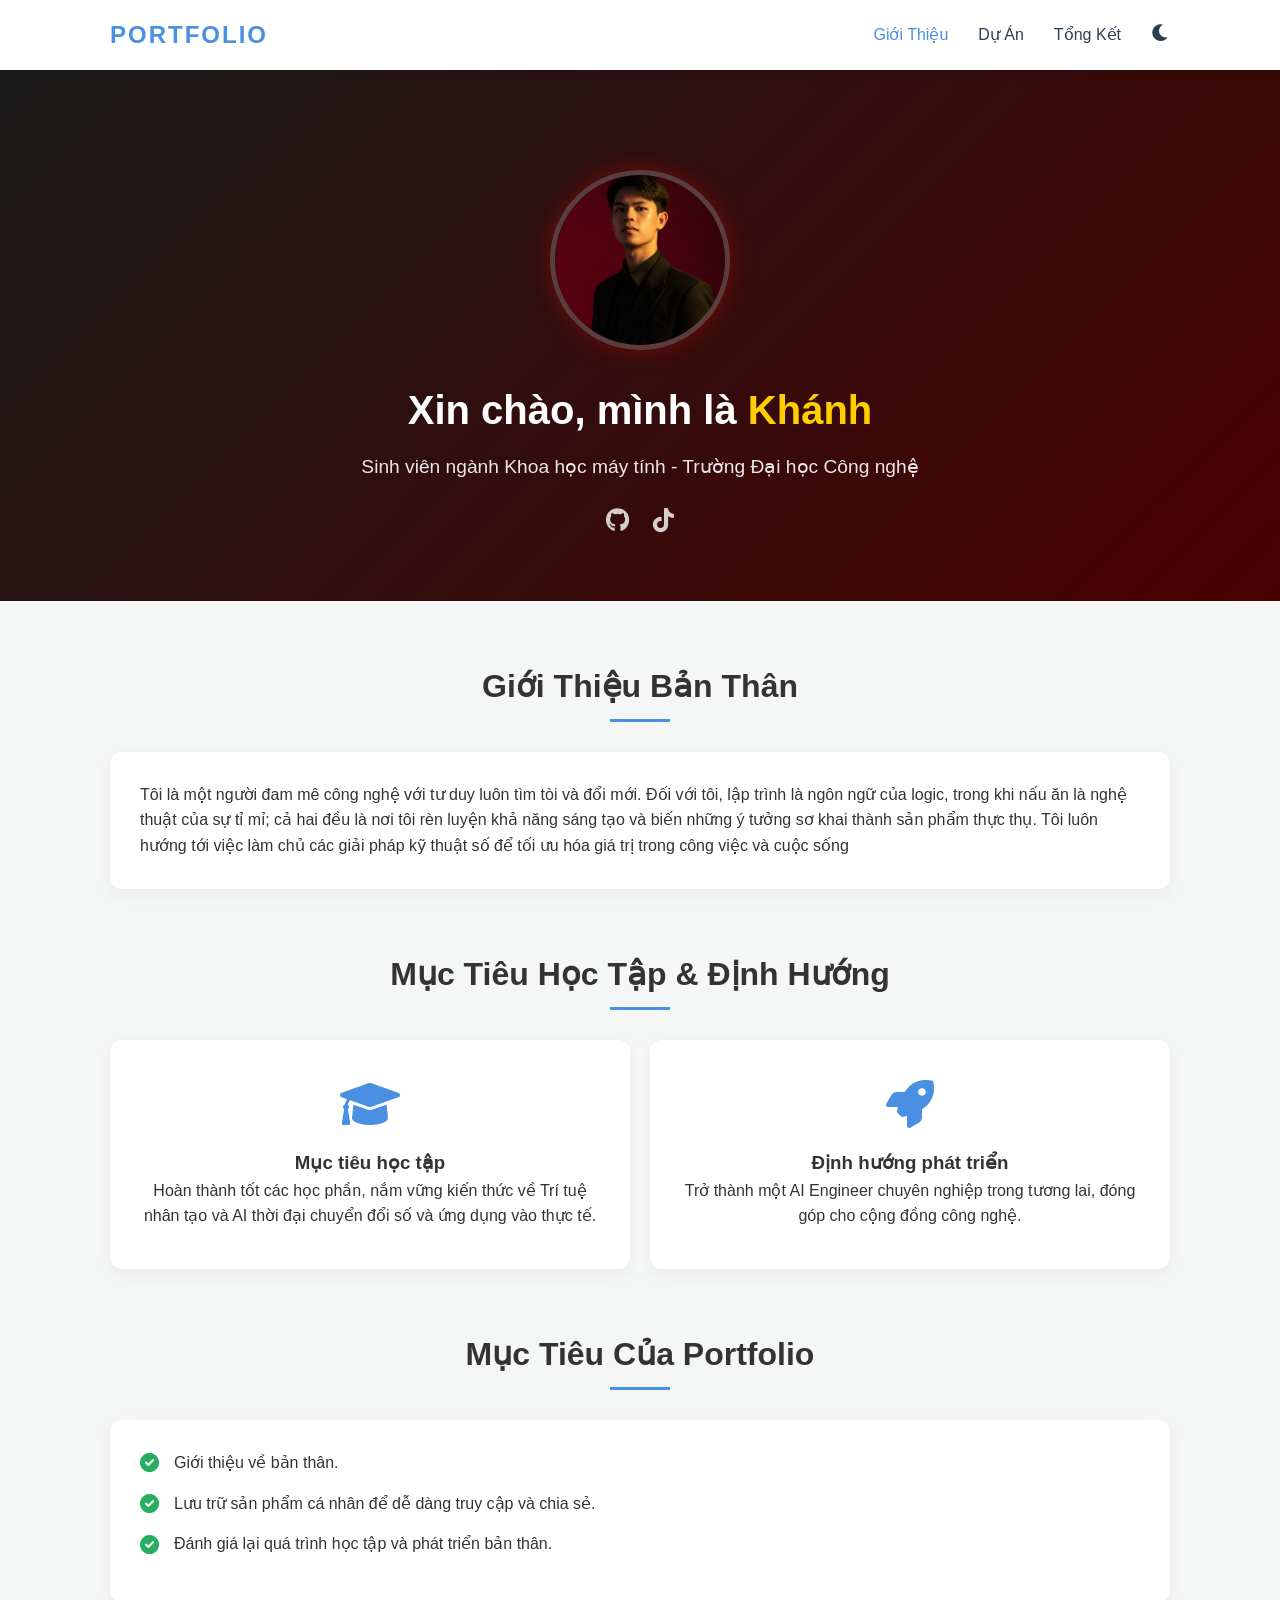
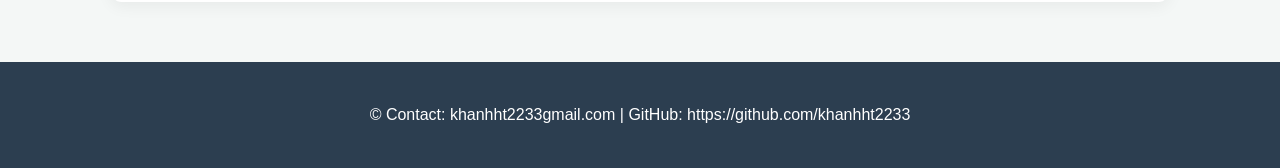
<file: index.html>
<!DOCTYPE html>
<html lang="vi">

<head>
    <meta charset="UTF-8">
    <meta name="viewport" content="width=device-width, initial-scale=1.0">
    <title>Portfolio Cá Nhân | Giới Thiệu</title>
    <link rel="stylesheet" href="css/style.css">
    <link rel="stylesheet" href="https://cdnjs.cloudflare.com/ajax/libs/font-awesome/6.0.0/css/all.min.css">
    <link href="https://unpkg.com/aos@2.3.1/dist/aos.css" rel="stylesheet">
</head>

<body>
    <nav class="navbar">
        <div class="container">
            <a href="index.html" class="logo">PORTFOLIO</a>
            <ul class="nav-links">
                <li><a href="index.html" class="active">Giới Thiệu</a></li>
                <li><a href="projects.html">Dự Án</a></li>
                <li><a href="summary.html">Tổng Kết</a></li>
                <li><button id="dark-mode-toggle" class="theme-btn"><i class="fas fa-moon"></i></button></li>
            </ul>
        </div>
    </nav>

    <header class="hero">
        <div class="container">
            <div class="hero-content" data-aos="fade-up">
                <div class="profile-img-container">
                    <img src="assets/geminigenpicture.png" alt="Ảnh cá nhân" class="profile-img">
                    <!-- Bạn có thể thay link ảnh trên bằng ảnh của mình -->
                </div>
                <h1>Xin chào, mình là <span class="highlight">Khánh</span></h1>
                <p class="subtitle">Sinh viên ngành Khoa học máy tính - Trường Đại học Công nghệ
                </p>
                <div class="social-links">
                    <a href="https://github.com/khanhht2233" target="_blank" rel="noopener noreferrer"><i
                            class="fab fa-github"></i></a>
                    <a href="https://www.tiktok.com/@ios12.tweaks" target="_blank" rel="noopener noreferrer"><i
                            class="fab fa-tiktok"></i></a>
                </div>
            </div>
        </div>
    </header>

    <main class="container">
        <section class="about-section" data-aos="fade-right">
            <h2 class="section-title">Giới Thiệu Bản Thân</h2>
            <div class="card">
                <p>Tôi là một người đam mê công nghệ với tư duy luôn tìm tòi và đổi mới. Đối với tôi, lập trình là ngôn
                    ngữ của logic, trong khi nấu ăn là nghệ thuật của sự tỉ mỉ; cả hai đều là nơi tôi rèn luyện khả năng
                    sáng tạo và biến những ý tưởng sơ khai thành sản phẩm thực thụ. Tôi luôn hướng tới việc làm chủ các
                    giải pháp kỹ thuật số để tối ưu hóa giá trị trong công việc và cuộc sống</p>
            </div>
        </section>

        <section class="goals-section" data-aos="fade-left">
            <h2 class="section-title">Mục Tiêu Học Tập & Định Hướng</h2>
            <div class="goals-grid">
                <div class="goal-card">
                    <i class="fas fa-graduation-cap"></i>
                    <h3>Mục tiêu học tập</h3>
                    <p>Hoàn thành tốt các học phần, nắm vững kiến thức về Trí tuệ nhân tạo và AI thời đại chuyển đổi số
                        và ứng dụng vào thực tế.</p>
                </div>
                <div class="goal-card">
                    <i class="fas fa-rocket"></i>
                    <h3>Định hướng phát triển</h3>
                    <p>Trở thành một AI Engineer chuyên nghiệp trong tương lai, đóng góp cho cộng đồng công nghệ.
                    </p>
                </div>
            </div>
        </section>

        <section class="portfolio-goal" data-aos="zoom-in">
            <h2 class="section-title">Mục Tiêu Của Portfolio</h2>
            <div class="card highlight-card">
                <ul>
                    <li><i class="fas fa-check-circle"></i> Giới thiệu về bản thân.</li>
                    <li><i class="fas fa-check-circle"></i> Lưu trữ sản phẩm cá nhân để dễ dàng truy cập và chia sẻ.
                    </li>
                    <li><i class="fas fa-check-circle"></i> Đánh giá lại quá trình học tập và phát triển bản thân.</li>
                </ul>
            </div>
        </section>
    </main>

    <footer class="footer">
        <p>&copy; Contact: khanhht2233gmail.com | GitHub: https://github.com/khanhht2233 </p>
    </footer>

    <script src="https://unpkg.com/aos@2.3.1/dist/aos.js"></script>
    <script src="js/main.js"></script>
</body>

</html>
</file>
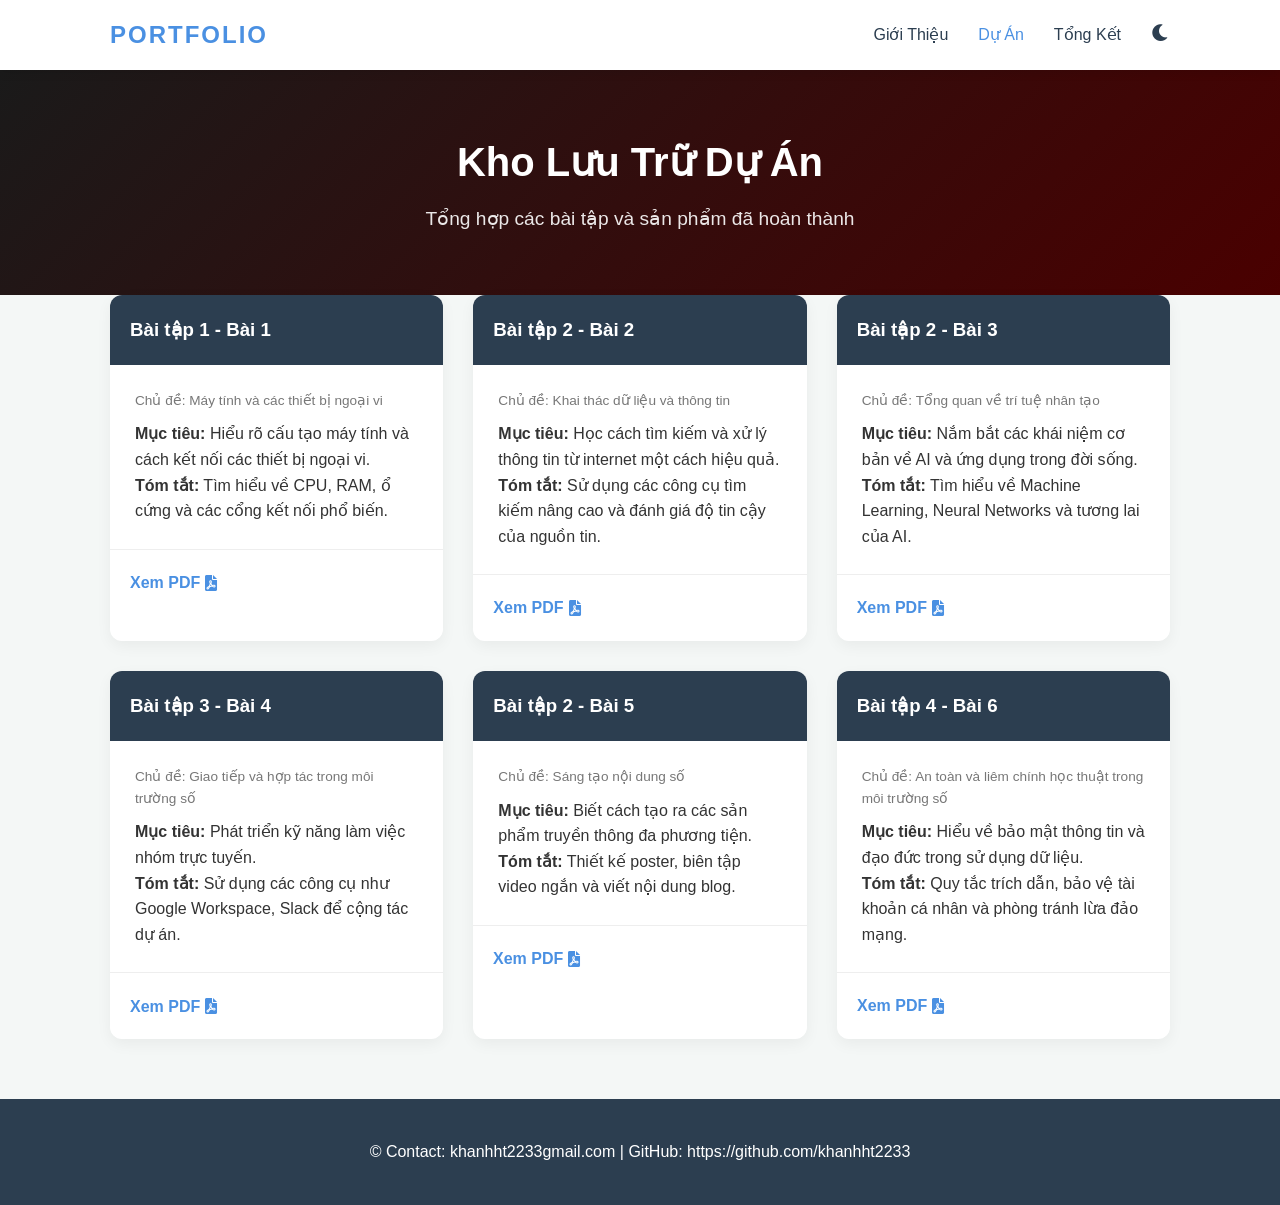
<file: projects.html>
<!DOCTYPE html>
<html lang="vi">

<head>
    <meta charset="UTF-8">
    <meta name="viewport" content="width=device-width, initial-scale=1.0">
    <title>Portfolio Cá Nhân | Dự Án</title>
    <link rel="stylesheet" href="css/style.css">
    <link rel="stylesheet" href="https://cdnjs.cloudflare.com/ajax/libs/font-awesome/6.0.0/css/all.min.css">
    <link href="https://unpkg.com/aos@2.3.1/dist/aos.css" rel="stylesheet">
</head>

<body>
    <nav class="navbar">
        <div class="container">
            <a href="index.html" class="logo">PORTFOLIO</a>
            <ul class="nav-links">
                <li><a href="index.html">Giới Thiệu</a></li>
                <li><a href="projects.html" class="active">Dự Án</a></li>
                <li><a href="summary.html">Tổng Kết</a></li>
                <li><button id="dark-mode-toggle" class="theme-btn"><i class="fas fa-moon"></i></button></li>
            </ul>
        </div>
    </nav>

    <header class="hero small-hero">
        <div class="container">
            <h1 data-aos="fade-down">Kho Lưu Trữ Dự Án</h1>
            <p class="subtitle" data-aos="fade-up">Tổng hợp các bài tập và sản phẩm đã hoàn thành</p>
        </div>
    </header>

    <main class="container">
        <div class="projects-grid">
            <!-- Bài tập 1 -->
            <article class="project-card" data-aos="fade-up">
                <div class="project-header">
                    <h3>Bài tập 1 - Bài 1</h3>
                </div>
                <div class="project-body">
                    <span class="project-meta">Chủ đề: Máy tính và các thiết bị ngoại vi</span>
                    <p><strong>Mục tiêu:</strong> Hiểu rõ cấu tạo máy tính và cách kết nối các thiết bị ngoại vi.</p>
                    <p><strong>Tóm tắt:</strong> Tìm hiểu về CPU, RAM, ổ cứng và các cổng kết nối phổ biến.</p>
                </div>
                <div class="project-footer">
                    <a href="assets/tuan1.pdf" class="btn-link" target="_blank" rel="noopener noreferrer">Xem PDF <i
                            class="fas fa-file-pdf"></i></a>

                </div>
            </article>

            <!-- Bài tập 2 -->
            <article class="project-card" data-aos="fade-up" data-aos-delay="100">
                <div class="project-header">
                    <h3>Bài tập 2 - Bài 2</h3>
                </div>
                <div class="project-body">
                    <span class="project-meta">Chủ đề: Khai thác dữ liệu và thông tin</span>
                    <p><strong>Mục tiêu:</strong> Học cách tìm kiếm và xử lý thông tin từ internet một cách hiệu quả.
                    </p>
                    <p><strong>Tóm tắt:</strong> Sử dụng các công cụ tìm kiếm nâng cao và đánh giá độ tin cậy của nguồn
                        tin.</p>
                </div>
                <div class="project-footer">
                    <a href="assets/tuan2.pdf" class="btn-link" target="_blank" rel="noopener noreferrer">Xem PDF <i
                            class="fas fa-file-pdf"></i></a>
                </div>
            </article>

            <!-- Bài tập 3 -->
            <article class="project-card" data-aos="fade-up" data-aos-delay="200">
                <div class="project-header">
                    <h3>Bài tập 2 - Bài 3</h3>
                </div>
                <div class="project-body">
                    <span class="project-meta">Chủ đề: Tổng quan về trí tuệ nhân tạo</span>
                    <p><strong>Mục tiêu:</strong> Nắm bắt các khái niệm cơ bản về AI và ứng dụng trong đời sống.</p>
                    <p><strong>Tóm tắt:</strong> Tìm hiểu về Machine Learning, Neural Networks và tương lai của AI.</p>
                </div>
                <div class="project-footer">
                    <a href="assets/tuan3.pdf" class="btn-link" target="_blank" rel="noopener noreferrer">Xem PDF <i
                            class="fas fa-file-pdf"></i></a>
                </div>
            </article>

            <!-- Bài tập 4 -->
            <article class="project-card" data-aos="fade-up">
                <div class="project-header">
                    <h3>Bài tập 3 - Bài 4</h3>
                </div>
                <div class="project-body">
                    <span class="project-meta">Chủ đề: Giao tiếp và hợp tác trong môi trường số</span>
                    <p><strong>Mục tiêu:</strong> Phát triển kỹ năng làm việc nhóm trực tuyến.</p>
                    <p><strong>Tóm tắt:</strong> Sử dụng các công cụ như Google Workspace, Slack để cộng tác dự án.</p>
                </div>
                <div class="project-footer">
                    <a href="assets/tuan4.pdf" class="btn-link" target="_blank" rel="noopener noreferrer">Xem PDF <i
                            class="fas fa-file-pdf"></i></a>
                </div>
            </article>

            <!-- Bài tập 5 -->
            <article class="project-card" data-aos="fade-up" data-aos-delay="100">
                <div class="project-header">
                    <h3>Bài tập 2 - Bài 5</h3>
                </div>
                <div class="project-body">
                    <span class="project-meta">Chủ đề: Sáng tạo nội dung số</span>
                    <p><strong>Mục tiêu:</strong> Biết cách tạo ra các sản phẩm truyền thông đa phương tiện.</p>
                    <p><strong>Tóm tắt:</strong> Thiết kế poster, biên tập video ngắn và viết nội dung blog.</p>
                </div>
                <div class="project-footer">
                    <a href="assets/tuan5pdf.pdf" class="btn-link" target="_blank" rel="noopener noreferrer">Xem PDF
                        <i class="fas fa-file-pdf"></i></a>
                </div>
            </article>

            <!-- Bài tập 6 -->
            <article class="project-card" data-aos="fade-up" data-aos-delay="200">
                <div class="project-header">
                    <h3>Bài tập 4 - Bài 6</h3>
                </div>
                <div class="project-body">
                    <span class="project-meta">Chủ đề: An toàn và liêm chính học thuật trong môi trường số</span>
                    <p><strong>Mục tiêu:</strong> Hiểu về bảo mật thông tin và đạo đức trong sử dụng dữ liệu.</p>
                    <p><strong>Tóm tắt:</strong> Quy tắc trích dẫn, bảo vệ tài khoản cá nhân và phòng tránh lừa đảo
                        mạng.</p>
                </div>
                <div class="project-footer">
                    <a href="#" class="btn-link">Xem PDF <i class="fas fa-file-pdf"></i></a>
                </div>
            </article>
        </div>
    </main>

    <footer class="footer">
        <p>&copy; Contact: khanhht2233gmail.com | GitHub: https://github.com/khanhht2233</p>
    </footer>

    <script src="https://unpkg.com/aos@2.3.1/dist/aos.js"></script>
    <script src="js/main.js"></script>
</body>

</html>
</file>
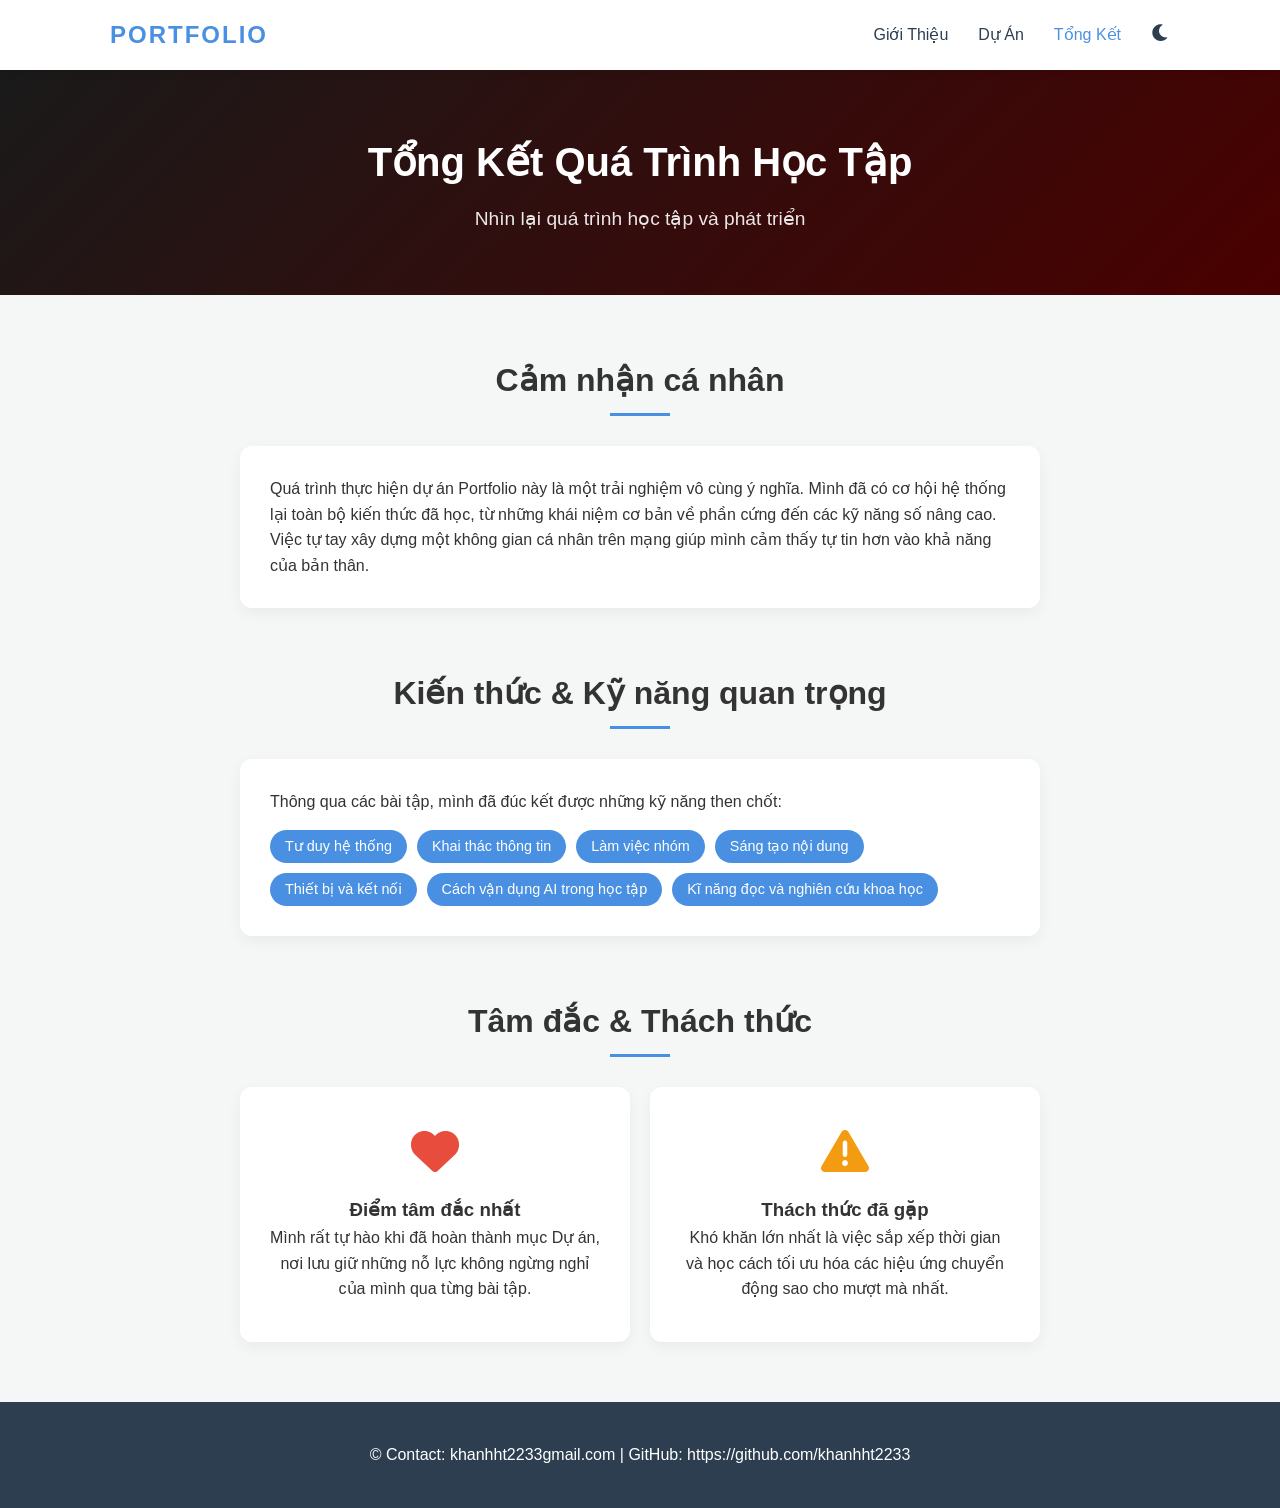
<file: summary.html>
<!DOCTYPE html>
<html lang="vi">

<head>
    <meta charset="UTF-8">
    <meta name="viewport" content="width=device-width, initial-scale=1.0">
    <title>Portfolio Cá Nhân | Tổng Kết</title>
    <link rel="stylesheet" href="css/style.css">
    <link rel="stylesheet" href="https://cdnjs.cloudflare.com/ajax/libs/font-awesome/6.0.0/css/all.min.css">
    <link href="https://unpkg.com/aos@2.3.1/dist/aos.css" rel="stylesheet">
</head>

<body>
    <nav class="navbar">
        <div class="container">
            <a href="index.html" class="logo">PORTFOLIO</a>
            <ul class="nav-links">
                <li><a href="index.html">Giới Thiệu</a></li>
                <li><a href="projects.html">Dự Án</a></li>
                <li><a href="summary.html" class="active">Tổng Kết</a></li>
                <li><button id="dark-mode-toggle" class="theme-btn"><i class="fas fa-moon"></i></button></li>
            </ul>
        </div>
    </nav>

    <header class="hero small-hero">
        <div class="container">
            <h1 data-aos="zoom-in">Tổng Kết Quá Trình Học Tập</h1>
            <p class="subtitle" data-aos="fade-up">Nhìn lại quá trình học tập và phát triển</p>
        </div>
    </header>

    <main class="container">
        <section class="summary-content">
            <div class="reflection-item" data-aos="fade-right">
                <h2 class="section-title">Cảm nhận cá nhân</h2>
                <div class="card">
                    <p>Quá trình thực hiện dự án Portfolio này là một trải nghiệm vô cùng ý nghĩa. Mình đã có cơ hội hệ
                        thống lại toàn bộ kiến thức đã học, từ những khái niệm cơ bản về phần cứng đến các kỹ năng số
                        nâng cao. Việc tự tay xây dựng một không gian cá nhân trên mạng giúp mình cảm thấy tự tin hơn
                        vào khả năng của bản thân.</p>
                </div>
            </div>

            <div class="reflection-item" data-aos="fade-left">
                <h2 class="section-title">Kiến thức & Kỹ năng quan trọng</h2>
                <div class="card">
                    <p>Thông qua các bài tập, mình đã đúc kết được những kỹ năng then chốt:</p>
                    <div class="skills-tag-container">
                        <span class="skill-tag">Tư duy hệ thống</span>
                        <span class="skill-tag">Khai thác thông tin</span>
                        <span class="skill-tag">Làm việc nhóm </span>
                        <span class="skill-tag">Sáng tạo nội dung</span>
                        <span class="skill-tag">Thiết bị và kết nối</span>
                        <span class="skill-tag">Cách vận dụng AI trong học tập</span>
                        <span class="skill-tag">Kĩ năng đọc và nghiên cứu khoa học</span>
                    </div>
                </div>
            </div>

            <div class="reflection-item" data-aos="fade-up">
                <h2 class="section-title">Tâm đắc & Thách thức</h2>
                <div class="goals-grid">
                    <div class="goal-card">
                        <i class="fas fa-heart" style="color: #e74c3c;"></i>
                        <h3>Điểm tâm đắc nhất</h3>
                        <p>Mình rất tự hào khi đã hoàn thành mục Dự án, nơi lưu giữ những nỗ lực không ngừng nghỉ của
                            mình qua từng bài tập.</p>
                    </div>
                    <div class="goal-card">
                        <i class="fas fa-exclamation-triangle" style="color: #f39c12;"></i>
                        <h3>Thách thức đã gặp</h3>
                        <p>Khó khăn lớn nhất là việc sắp xếp thời gian và học cách tối ưu hóa các hiệu ứng chuyển động
                            sao cho mượt mà nhất.</p>
                    </div>
                </div>
            </div>
        </section>
    </main>

    <footer class="footer">
        <p>&copy; Contact: khanhht2233gmail.com | GitHub: https://github.com/khanhht2233</p>
    </footer>

    <script src="https://unpkg.com/aos@2.3.1/dist/aos.js"></script>
    <script src="js/main.js"></script>
</body>

</html>
</file>
<file: css/style.css>
:root {
    --primary-color: #4a90e2;
    --secondary-color: #2c3e50;
    --accent-color: #e74c3c;
    --bg-color: #f4f7f6;
    --text-color: #333;
    --white: #ffffff;
    --transition: all 0.3s ease;
}

* {
    margin: 0;
    padding: 0;
    box-sizing: border-box;
}

body {
    font-family: 'Segoe UI', Tahoma, Geneva, Verdana, sans-serif;
    line-height: 1.6;
    background-color: var(--bg-color);
    color: var(--text-color);
    overflow-x: hidden;
    scroll-behavior: smooth;
}

.container {
    max-width: 1100px;
    margin: 0 auto;
    padding: 0 20px;
}

/* Navbar */
.navbar {
    background: var(--white);
    height: 70px;
    display: flex;
    align-items: center;
    position: sticky;
    top: 0;
    z-index: 1000;
    box-shadow: 0 2px 10px rgba(0, 0, 0, 0.1);
}

.navbar .container {
    display: flex;
    justify-content: space-between;
    align-items: center;
    width: 100%;
}

.logo {
    font-size: 1.5rem;
    font-weight: bold;
    color: var(--primary-color);
    text-decoration: none;
    letter-spacing: 2px;
}

.nav-links {
    display: flex;
    list-style: none;
}

.nav-links li {
    margin-left: 30px;
}

.nav-links a {
    text-decoration: none;
    color: var(--secondary-color);
    font-weight: 500;
    transition: var(--transition);
}

.nav-links a:hover,
.nav-links a.active {
    color: var(--primary-color);
}

/* Hero Section */
.hero {
    background: linear-gradient(135deg, #1a1a1a, #4a0000);
    /* Dán mã màu mới vào đây */
    color: var(--white);
    padding: 100px 0 60px;
    text-align: center;
}


.profile-img-container {
    margin-bottom: 20px;
}

.profile-img {
    width: 180px;
    height: 180px;
    border-radius: 50%;
    border: 5px solid rgba(255, 255, 255, 0.2);
    object-fit: cover;
    transition: transform 0.5s ease;
    box-shadow: 0 0 25px rgba(255, 0, 0, 0.3);
}

.profile-img:hover {
    transform: scale(1.05);
}

.hero h1 {
    font-size: 2.5rem;
    margin-bottom: 10px;
    color: #ffffff;
}

.small-hero {
    padding: 60px 0 40px;
}

.highlight {
    color: #ffce00;
}

.subtitle {
    font-size: 1.2rem;
    color: rgba(255, 255, 255, 0.9);
    margin-bottom: 20px;
}

.social-links a {
    color: #ffffff;
    /* Ép icon sang màu trắng */
    font-size: 1.5rem;
    margin: 0 10px;
    transition: var(--transition);
    opacity: 0.8;
    /* Để hơi mờ một chút */
}

.social-links a:hover {
    color: #ffce00;
    /* Khi di chuột vào vẫn hiện màu vàng kim như cũ */
    opacity: 1;
    /* Hiện rõ lên khi di chuột */
    transform: translateY(-3px);
}


/* Common Sections */
.section-title {
    text-align: center;
    margin: 60px 0 30px;
    font-size: 2rem;
    position: relative;
    padding-bottom: 10px;
}

.section-title::after {
    content: '';
    position: absolute;
    bottom: 0;
    left: 50%;
    transform: translateX(-50%);
    width: 60px;
    height: 3px;
    background: var(--primary-color);
}

.card {
    background: var(--white);
    padding: 30px;
    border-radius: 12px;
    box-shadow: 0 5px 15px rgba(0, 0, 0, 0.05);
    margin-bottom: 30px;
}

/* Goals Grid */
.goals-grid {
    display: grid;
    grid-template-columns: repeat(auto-fit, minmax(300px, 1fr));
    gap: 20px;
}

.goal-card {
    background: var(--white);
    padding: 40px 30px;
    border-radius: 12px;
    text-align: center;
    box-shadow: 0 5px 15px rgba(0, 0, 0, 0.05);
    transition: var(--transition);
}

.goal-card:hover {
    transform: translateY(-10px);
    box-shadow: 0 10px 25px rgba(0, 0, 0, 0.1);
}

.goal-card i {
    font-size: 3rem;
    color: var(--primary-color);
    margin-bottom: 20px;
}

.highlight-card ul {
    list-style: none;
}

.highlight-card li {
    margin-bottom: 15px;
    display: flex;
    align-items: center;
}

.highlight-card i {
    color: #27ae60;
    margin-right: 15px;
    font-size: 1.2rem;
}

/* Projects Page */
.projects-grid {
    display: grid;
    grid-template-columns: repeat(auto-fit, minmax(320px, 1fr));
    gap: 30px;
}

.project-card {
    background: var(--white);
    border-radius: 12px;
    overflow: hidden;
    box-shadow: 0 5px 15px rgba(0, 0, 0, 0.05);
    transition: var(--transition);
}

.project-card:hover {
    transform: translateY(-5px);
}

.project-header {
    background: var(--secondary-color);
    color: var(--white);
    padding: 20px;
}

.project-body {
    padding: 25px;
}

.project-body h3 {
    margin-bottom: 15px;
}

.project-meta {
    display: block;
    font-size: 0.85rem;
    color: #777;
    margin-bottom: 10px;
}

.project-footer {
    padding: 20px;
    border-top: 1px solid #eee;
    display: flex;
    justify-content: space-between;
}

.btn-link {
    text-decoration: none;
    color: var(--primary-color);
    font-weight: 600;
    display: flex;
    align-items: center;
}

.btn-link i {
    margin-left: 5px;
}

/* Summary Page */
.summary-content {
    max-width: 800px;
    margin: 0 auto;
}

.reflection-item {
    margin-bottom: 40px;
}

.skills-tag-container {
    display: flex;
    flex-wrap: wrap;
    gap: 10px;
    margin-top: 15px;
}

.skill-tag {
    background: var(--primary-color);
    color: var(--white);
    padding: 5px 15px;
    border-radius: 20px;
    font-size: 0.9rem;
}

/* Footer */
.footer {
    text-align: center;
    padding: 40px 0;
    margin-top: 60px;
    background: var(--secondary-color);
    color: var(--white);
}

/* Scroll effects */
.scroll-progress {
    position: fixed;
    top: 0;
    left: 0;
    height: 4px;
    width: 0;
    background: linear-gradient(90deg, var(--primary-color), #ffce00);
    z-index: 2000;
    transition: width 0.12s linear;
}

.back-to-top {
    position: fixed;
    right: 24px;
    bottom: 24px;
    width: 44px;
    height: 44px;
    border: none;
    border-radius: 50%;
    background: var(--primary-color);
    color: #fff;
    font-size: 1rem;
    cursor: pointer;
    opacity: 0;
    visibility: hidden;
    transform: translateY(10px);
    box-shadow: 0 8px 20px rgba(0, 0, 0, 0.25);
    transition: opacity 0.25s ease, transform 0.25s ease, visibility 0.25s ease;
    z-index: 1500;
}

.back-to-top.show {
    opacity: 1;
    visibility: visible;
    transform: translateY(0);
}

.back-to-top:hover {
    background: #357abd;
}

/* Responsive */
@media (max-width: 768px) {
    .nav-links {
        display: none;
        /* Đơn giản hóa cho bản mẫu */
    }

    .hero h1 {
        font-size: 2rem;
    }

    .back-to-top {
        right: 16px;
        bottom: 16px;
    }
}

/* Nút chuyển đổi */
.theme-btn {
    background: none;
    border: none;
    color: var(--secondary-color);
    cursor: pointer;
    font-size: 1.2rem;
    transition: var(--transition);
}

/* Định nghĩa màu sắc cho chế độ tối */
body.dark-theme {
    --bg-color: #121212;
    --text-color: #e0e0e0;
    --white: #1e1e1e;
    --secondary-color: #ffffff;
}

/* Chỉnh sửa thêm cho các thẻ card trong chế độ tối */
body.dark-theme .card,
body.dark-theme .goal-card,
body.dark-theme .project-card {
    background: #1e1e1e;
    border: 1px solid #333;
    color: #e0e0e0;
}

body.dark-theme .navbar {
    background: #1a1a1a;
}
</file>
